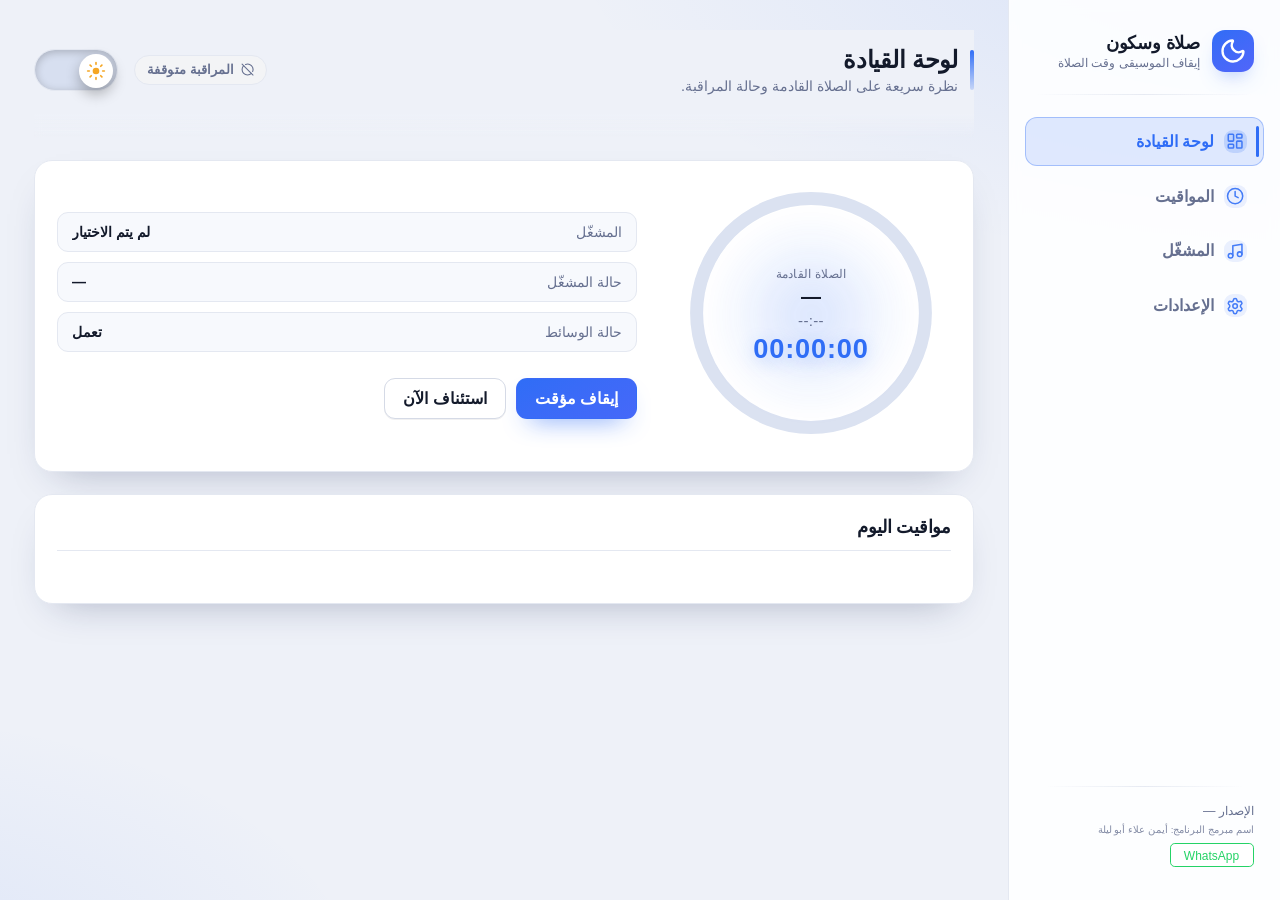
<file: webview_app/frontend/index.html>
<!DOCTYPE html>
<html lang="ar" dir="rtl" data-theme="light">
<head>
  <meta charset="UTF-8" />
  <meta name="viewport" content="width=device-width, initial-scale=1.0" />
  <title>صلاة وسكون</title>
  <link rel="stylesheet" href="css/theme.css" />
  <link rel="stylesheet" href="css/components.css" />
  <link rel="stylesheet" href="css/layout.css" />
  <link rel="stylesheet" href="css/skins.css" />
  <style>
    .dropdown-wrapper { position: relative; flex: 1; min-width: 0; }
    .custom-dropdown { position: absolute; inset-inline-start: 0; inset-inline-end: 0; top: calc(100% + 6px); z-index: 1000; max-height: 320px; overflow: auto; background: var(--surface); border: 1px solid var(--border); border-radius: 12px; box-shadow: 0 10px 30px rgba(0,0,0,.12); padding: 6px; }
    .custom-dropdown.hidden { display: none; }
    .dropdown-item { padding: 8px 10px; border-radius: 8px; cursor: pointer; display: grid; grid-template-rows: auto auto; gap: 2px; color: var(--fg); }
    .dropdown-item:hover, .dropdown-item.is-active { background: var(--surface-alt); }
    .dropdown-item__name { font-weight: 600; font-size: 0.95rem; }
    .dropdown-item__path { font-size: 0.78rem; opacity: 0.7; white-space: nowrap; overflow: hidden; text-overflow: ellipsis; direction: ltr; }
    .dropdown-empty { padding: 12px; text-align: center; opacity: 0.7; font-size: 0.9rem; }
  </style>
</head>
<body>
  <div class="app">
    <aside class="sidebar">
      <div class="sidebar__brand">
        <span class="sidebar__logo"><svg class="icon" viewBox="0 0 24 24" fill="none" stroke="currentColor" stroke-width="2" stroke-linecap="round" stroke-linejoin="round" aria-hidden="true"><path d="M20.985 12.486a9 9 0 1 1-9.473-9.472c.405-.022.617.46.402.803a6 6 0 0 0 8.268 8.268c.344-.215.825-.004.803.401" /></svg></span>
        <div class="sidebar__meta">
          <p class="sidebar__name">صلاة وسكون</p>
          <p class="sidebar__tag">إيقاف الموسيقى وقت الصلاة</p>
        </div>
      </div>

      <div class="sidebar__divider" aria-hidden="true"></div>

      <nav class="nav" aria-label="التنقل">
        <button class="nav__item is-active" type="button" data-page="dashboard">
          <span class="nav__icon"><svg class="icon" viewBox="0 0 24 24" fill="none" stroke="currentColor" stroke-width="2" stroke-linecap="round" stroke-linejoin="round" aria-hidden="true"><rect width="7" height="9" x="3" y="3" rx="1" /><rect width="7" height="5" x="14" y="3" rx="1" /><rect width="7" height="9" x="14" y="12" rx="1" /><rect width="7" height="5" x="3" y="16" rx="1" /></svg></span><span class="nav__label">لوحة القيادة</span>
        </button>
        <button class="nav__item" type="button" data-page="times">
          <span class="nav__icon"><svg class="icon" viewBox="0 0 24 24" fill="none" stroke="currentColor" stroke-width="2" stroke-linecap="round" stroke-linejoin="round" aria-hidden="true"><path d="M12 6v6l4 2" /><circle cx="12" cy="12" r="10" /></svg></span><span class="nav__label">المواقيت</span>
        </button>
        <button class="nav__item" type="button" data-page="music">
          <span class="nav__icon"><svg class="icon" viewBox="0 0 24 24" fill="none" stroke="currentColor" stroke-width="2" stroke-linecap="round" stroke-linejoin="round" aria-hidden="true"><path d="M9 18V5l12-2v13" /><circle cx="6" cy="18" r="3" /><circle cx="18" cy="16" r="3" /></svg></span><span class="nav__label">المشغّل</span>
        </button>
        <button class="nav__item" type="button" data-page="settings">
          <span class="nav__icon"><svg class="icon" viewBox="0 0 24 24" fill="none" stroke="currentColor" stroke-width="2" stroke-linecap="round" stroke-linejoin="round" aria-hidden="true"><path d="M9.671 4.136a2.34 2.34 0 0 1 4.659 0 2.34 2.34 0 0 0 3.319 1.915 2.34 2.34 0 0 1 2.33 4.033 2.34 2.34 0 0 0 0 3.831 2.34 2.34 0 0 1-2.33 4.033 2.34 2.34 0 0 0-3.319 1.915 2.34 2.34 0 0 1-4.659 0 2.34 2.34 0 0 0-3.32-1.915 2.34 2.34 0 0 1-2.33-4.033 2.34 2.34 0 0 0 0-3.831A2.34 2.34 0 0 1 6.35 6.051a2.34 2.34 0 0 0 3.319-1.915" /><circle cx="12" cy="12" r="3" /></svg></span><span class="nav__label">الإعدادات</span>
        </button>
      </nav>

      <div class="sidebar__footer">
        <div class="sidebar__divider sidebar__divider--footer" aria-hidden="true"></div>
        <span>الإصدار <span id="app-version">—</span></span>
        <div style="margin-top:6px; font-size:0.8em; opacity:0.8;">اسم مبرمج البرنامج: أيمن علاء أبو ليلة</div>
        <a class="uv-wa" href="https://wa.me/201010101182" target="_blank" rel="noopener noreferrer" title="مراسلة المطور عبر واتساب" aria-label="مراسلة المطور عبر واتساب">
          <p>WhatsApp</p>
          <svg viewBox="0 0 24 24" aria-hidden="true">
            <path d="M17.472 14.382c-.297-.149-1.758-.867-2.03-.967-.273-.099-.471-.148-.67.15-.197.297-.767.966-.94 1.164-.173.199-.347.223-.644.075-.297-.15-1.255-.463-2.39-1.475-.883-.788-1.48-1.761-1.653-2.059-.173-.297-.018-.458.13-.606.134-.133.298-.347.446-.52.149-.174.198-.298.298-.497.099-.198.05-.371-.025-.52-.075-.149-.669-1.611-.916-2.207-.242-.579-.487-.5-.669-.51-.173-.008-.371-.01-.57-.01-.198 0-.52.074-.792.372-.272.297-1.04 1.016-1.04 2.479 0 1.462 1.065 2.875 1.213 3.074.149.198 2.096 3.2 5.077 4.487.709.306 1.263.489 1.694.625.712.227 1.36.195 1.872.118.571-.085 1.758-.719 2.006-1.413.248-.694.248-1.289.173-1.413-.074-.124-.272-.198-.57-.347m-5.421 7.403h-.004a9.87 9.87 0 01-5.031-1.378l-.361-.214-3.741.982.998-3.648-.235-.374a9.86 9.86 0 01-1.51-5.26c.001-5.45 4.436-9.884 9.888-9.884 2.64 0 5.122 1.03 6.988 2.898a9.825 9.825 0 012.893 6.994c-.003 5.45-4.437 9.884-9.885 9.884m8.413-18.297A11.815 11.815 0 0012.05 0C5.495 0 .16 5.335.157 11.892c0 2.096.547 4.142 1.588 5.945L.057 24l6.305-1.654a11.882 11.882 0 005.683 1.448h.005c6.554 0 11.89-5.335 11.893-11.893a11.821 11.821 0 00-3.48-8.413z"/>
          </svg>
        </a>
      </div>
    </aside>

    <main class="main">
      <header class="topbar">
        <div class="topbar__titles">
          <span class="topbar__accent" aria-hidden="true"></span>
          <h1 class="topbar__title" id="page-title">لوحة القيادة</h1>
          <p class="topbar__subtitle" id="page-subtitle">نظرة سريعة على الصلاة القادمة وحالة المراقبة.</p>
        </div>
        <div class="topbar__actions">
          <span class="chip chip--off" id="monitor-chip"><span class="chip__icon" aria-hidden="true"><svg class="icon" viewBox="0 0 24 24" fill="none" stroke="currentColor" stroke-width="2" stroke-linecap="round" stroke-linejoin="round"><path d="m2 2 20 20" /><path d="M8.35 2.69A10 10 0 0 1 21.3 15.65" /><path d="M19.08 19.08A10 10 0 1 1 4.92 4.92" /></svg></span><span class="chip__text">المراقبة متوقفة</span></span>
          <label class="theme-switch" for="theme-checkbox" aria-label="تبديل الوضع الداكن">
            <input type="checkbox" id="theme-checkbox" class="theme-switch__input" />
            <span class="theme-switch__track">
              <span class="theme-switch__thumb">
                <svg class="theme-switch__icon theme-switch__icon--sun" viewBox="0 0 24 24" aria-hidden="true">
                  <circle cx="12" cy="12" r="4" />
                  <g stroke-linecap="round">
                    <path d="M12 2v2" />
                    <path d="M12 20v2" />
                    <path d="m4.93 4.93 1.41 1.41" />
                    <path d="m17.66 17.66 1.41 1.41" />
                    <path d="M2 12h2" />
                    <path d="M20 12h2" />
                    <path d="m6.34 17.66-1.41 1.41" />
                    <path d="m19.07 4.93-1.41 1.41" />
                  </g>
                </svg>
                <svg class="theme-switch__icon theme-switch__icon--moon" viewBox="0 0 24 24" aria-hidden="true">
                  <path d="M20.985 12.486a9 9 0 1 1-9.473-9.472c.405-.022.617.46.402.803a6 6 0 0 0 8.268 8.268c.344-.215.825-.004.803.401" />
                </svg>
              </span>
            </span>
          </label>
        </div>
        <div class="topbar__countdown">
          <span class="chip chip--info" id="resume-countdown" style="display:none;"></span>
        </div>
      </header>

      <section class="page is-active" id="page-dashboard">
        <div class="hero card card--hero">
          <div class="ring">
            <svg class="ring__svg" viewBox="0 0 200 200" aria-hidden="true">
              <circle class="ring__track" cx="100" cy="100" r="88" />
              <circle class="ring__progress" id="ring-progress" cx="100" cy="100" r="88" />
            </svg>
            <span class="ring__glow" aria-hidden="true"></span>
            <div class="ring__center">
              <span class="ring__label">الصلاة القادمة</span>
              <span class="ring__name" id="next-prayer-name">—</span>
              <span class="ring__time" id="next-prayer-time">--:--</span>
              <span class="ring__countdown" id="next-prayer-countdown">00:00:00</span>
            </div>
          </div>

          <div class="hero__side">
            <div class="stat stat--player">
              <span class="stat__label">المشغّل</span>
              <span class="stat__value" id="player-line">لم يتم الاختيار</span>
            </div>
            <div class="stat stat--status">
              <span class="stat__label">حالة المشغّل</span>
              <span class="stat__value" id="player-status-line">—</span>
            </div>
            <div class="stat stat--media">
              <span class="stat__label">حالة الوسائط</span>
              <span class="stat__value" id="pause-state">تعمل</span>
            </div>
            <div class="button-row">
              <button class="btn btn--accent" id="btn-pause" type="button">إيقاف مؤقت</button>
              <button class="btn" id="btn-resume" type="button">استئناف الآن</button>
            </div>
          </div>
        </div>

        <div class="card card--today">
          <div class="card__head">
            <h2 class="card__title">مواقيت اليوم</h2>
            <span class="card__meta" id="location-line"></span>
          </div>
<div class="prayer-grid" id="prayer-grid"></div>
            <p class="card__hint" id="dashboard-status"></p>
          </div>
      </section>

      <section class="page" id="page-times">
        <div class="card card--times">
          <div class="card__head">
            <h2 class="card__title">مواقيت الصلاة</h2>
            <span class="card__meta" id="times-location">—</span>
          </div>
          <p class="card__hint">الوقت يُعرض ويُعدّل بنظام 12 ساعة (HH:MM ص/م).</p>
          <div class="field-grid" id="times-editor"></div>
          <div class="button-row">
            <button class="btn btn--accent" id="btn-save-times" type="button"><span class="btn__label">حفظ المواقيت</span><svg class="save-anim" aria-hidden="true" xmlns="http://www.w3.org/2000/svg" width="20" height="20" stroke-linejoin="round" stroke-linecap="round" stroke-width="2" viewBox="0 0 24 24" stroke="currentColor" fill="none"><path d="m19,21H5c-1.1,0-2-.9-2-2V5c0-1.1.9-2,2-2h11l5,5v11c0,1.1-.9,2-2,2Z" stroke-linejoin="round" stroke-linecap="round" data-path="box"></path><path d="M7 3L7 8L15 8" stroke-linejoin="round" stroke-linecap="round" data-path="line-top"></path><path d="M17 20L17 13L7 13L7 20" stroke-linejoin="round" stroke-linecap="round" data-path="line-bottom"></path></svg></button>
            <button class="btn" id="btn-fetch-times" type="button">جلب المواقيت</button>
          </div>
          <p class="card__hint" id="times-status"></p>
        </div>

        <div class="card card--location">
          <div class="card__head">
            <h2 class="card__title">حساب المواقيت والموقع</h2>
          </div>
          <div class="choice-list uv-radio-list">
            <label class="choice"><span class="checkbox-container"><input type="radio" name="location_mode" value="auto" /><span class="checkmark"></span></span> تحديد الموقع تلقائيًا عبر الإنترنت</label>
            <label class="choice"><span class="checkbox-container"><input type="radio" name="location_mode" value="manual" /><span class="checkmark"></span></span> إدخال الموقع يدويًا</label>
          </div>
          <div id="manual-fields" style="display:none;">
            <div class="field-grid">
              <div class="field">
                <span class="field__label">الدولة</span>
                <div class="combobox" id="country-combobox">
                  <input class="combobox__input" id="set-country" type="text" placeholder="اختر الدولة" autocomplete="off" />
                  <button type="button" class="combobox__arrow" aria-label="فتح القائمة"><svg class="icon" viewBox="0 0 24 24" fill="none" stroke="currentColor" stroke-width="2" stroke-linecap="round" stroke-linejoin="round" aria-hidden="true"><path d="m6 9 6 6 6-6" /></svg></button>
                  <div class="combobox__menu is-hidden">
                    <ul class="combobox__list"></ul>
                  </div>
                </div>
              </div>
              <div class="field">
                <span class="field__label">المدينة</span>
                <div class="combobox" id="city-combobox">
                  <input class="combobox__input" id="set-city" type="text" placeholder="اختر الدولة أولًا" autocomplete="off" disabled />
                  <button type="button" class="combobox__arrow" aria-label="فتح القائمة" disabled><svg class="icon" viewBox="0 0 24 24" fill="none" stroke="currentColor" stroke-width="2" stroke-linecap="round" stroke-linejoin="round" aria-hidden="true"><path d="m6 9 6 6 6-6" /></svg></button>
                  <div class="combobox__menu is-hidden">
                    <ul class="combobox__list"></ul>
                  </div>
                </div>
              </div>
            </div>
            </div>
            <div class="button-row">
              <button class="btn btn--accent" id="btn-fetch-location" type="button">جلب المواقيت</button>
            </div>
            <p class="card__hint" id="location-status"></p>
            <p class="card__hint" id="location-resolved" style="display:none;"></p>
          </div>
      </section>

      <section class="page" id="page-music">
        <div class="card card--music">
          <div class="card__head">
            <h2 class="card__title">التحكم بالمشغّل</h2>
          </div>
          <div class="field-grid">
            <div class="field">
              <span class="field__label">مشغّل الموسيقى</span>
              <div class="dropdown-wrapper">
                <div style="display:flex; gap:8px;">
                  <input class="field__input" id="set-music" type="text" dir="ltr" style="flex:1; min-width:0;" autocomplete="off" />
                  <button class="btn" id="btn-dropdown-music" type="button" title="التطبيقات الجارية"><svg class="icon" viewBox="0 0 24 24" fill="none" stroke="currentColor" stroke-width="2" stroke-linecap="round" stroke-linejoin="round" aria-hidden="true"><path d="m6 9 6 6 6-6" /></svg></button>
                  <button class="btn" id="btn-browse-music" type="button">تصفح…</button>
                </div>
                <div id="dropdown-music" class="custom-dropdown hidden" role="listbox" aria-label="التطبيقات الجارية للمشغّل"></div>
              </div>
            </div>
            <div class="field">
              <span class="field__label">برنامج المؤذن (مستثنى)</span>
              <div class="dropdown-wrapper">
                <div style="display:flex; gap:8px;">
                  <input class="field__input" id="set-adhan" type="text" dir="ltr" style="flex:1; min-width:0;" autocomplete="off" />
                  <button class="btn" id="btn-dropdown-adhan" type="button" title="التطبيقات الجارية"><svg class="icon" viewBox="0 0 24 24" fill="none" stroke="currentColor" stroke-width="2" stroke-linecap="round" stroke-linejoin="round" aria-hidden="true"><path d="m6 9 6 6 6-6" /></svg></button>
                  <button class="btn" id="btn-browse-adhan" type="button">تصفح…</button>
                </div>
                <div id="dropdown-adhan" class="custom-dropdown hidden" role="listbox" aria-label="التطبيقات الجارية للمؤذن"></div>
              </div>
            </div>
          </div>

          <fieldset class="fieldset uv-radio-list">
            <legend class="fieldset__legend">طريقة الإيقاف</legend>
            <label class="choice"><span class="checkbox-container"><input type="radio" name="method" value="suspend" /><span class="checkmark"></span></span> إيقاف مباشر للمشغّل (APPCOMMAND)</label>
            <label class="choice"><span class="checkbox-container"><input type="radio" name="method" value="media" /><span class="checkmark"></span></span> زر الوسائط العام (Play/Pause)</label>
          </fieldset>

          <div class="button-row">
            <button class="btn btn--accent" id="btn-pause-2" type="button">إيقاف مؤقت</button>
            <button class="btn" id="btn-resume-2" type="button">استئناف الآن</button>
            <button class="btn" id="btn-save-music" type="button"><span class="btn__label">حفظ إعدادات المشغّل</span><svg class="save-anim" aria-hidden="true" xmlns="http://www.w3.org/2000/svg" width="20" height="20" stroke-linejoin="round" stroke-linecap="round" stroke-width="2" viewBox="0 0 24 24" stroke="currentColor" fill="none"><path d="m19,21H5c-1.1,0-2-.9-2-2V5c0-1.1.9-2,2-2h11l5,5v11c0,1.1-.9,2-2,2Z" stroke-linejoin="round" stroke-linecap="round" data-path="box"></path><path d="M7 3L7 8L15 8" stroke-linejoin="round" stroke-linecap="round" data-path="line-top"></path><path d="M17 20L17 13L7 13L7 20" stroke-linejoin="round" stroke-linecap="round" data-path="line-bottom"></path></svg></button>
          </div>
          <p class="card__hint" id="music-status"></p>
        </div>
      </section>

      <section class="page" id="page-settings">
        <div class="card card--settings">
          <div class="card__head">
            <h2 class="card__title">المراقبة والإعدادات العامة</h2>
          </div>

          <div class="field-grid">
            <label class="field">
              <span class="field__label">مدة الإيقاف (دقائق)</span>
              <input class="field__input" id="set-minutes" type="number" min="1" max="180" />
            </label>
          </div>

          <div class="choice-list uv-choice-list">
            <label class="choice"><span class="container"><input type="checkbox" id="set-enabled" /><span class="checkmark"></span></span> تفعيل المراقبة في الخلفية</label>
            <label class="choice"><span class="container"><input type="checkbox" id="set-announce" /><span class="checkmark"></span></span> تشغيل صوت الأذان عند الصلاة</label>
            <label class="choice"><span class="container"><input type="checkbox" id="set-autostart" /><span class="checkmark"></span></span> التشغيل التلقائي مع بدء ويندوز</label>
          </div>

          <div class="button-row">
            <button class="btn btn--accent" id="btn-save" type="button"><span class="btn__label">حفظ الإعدادات</span><svg class="save-anim" aria-hidden="true" xmlns="http://www.w3.org/2000/svg" width="20" height="20" stroke-linejoin="round" stroke-linecap="round" stroke-width="2" viewBox="0 0 24 24" stroke="currentColor" fill="none"><path d="m19,21H5c-1.1,0-2-.9-2-2V5c0-1.1.9-2,2-2h11l5,5v11c0,1.1-.9,2-2,2Z" stroke-linejoin="round" stroke-linecap="round" data-path="box"></path><path d="M7 3L7 8L15 8" stroke-linejoin="round" stroke-linecap="round" data-path="line-top"></path><path d="M17 20L17 13L7 13L7 20" stroke-linejoin="round" stroke-linecap="round" data-path="line-bottom"></path></svg></button>
            <button class="btn" id="btn-refresh-state" type="button">تحديث الحالة</button>
          </div>
          <p class="card__hint" id="settings-status"></p>
        </div>

        <div class="card card--appearance">
          <div class="card__head">
            <h2 class="card__title">المظهر</h2>
          </div>
          <p class="card__hint">استخدم مفتاح الشمس/القمر في الأعلى للتبديل بين الوضع الفاتح والداكن. يتم الحفظ تلقائيًا.</p>
        </div>

        <div class="card card--update">
          <div class="card__head">
            <h2 class="card__title">التحديثات</h2>
          </div>
          <p class="card__hint">الإصدار الحالي: <span id="update-current-version">—</span></p>
          <p class="card__hint" id="update-message"></p>
          <div class="update-versions" id="update-versions">
            <div class="update-version">
              <span class="update-version__label">الإصدار الحالي</span>
              <b class="update-version__value" id="update-current">—</b>
            </div>
            <span class="update-versions__arrow" aria-hidden="true"><svg class="icon" viewBox="0 0 24 24" fill="none" stroke="currentColor" stroke-width="2" stroke-linecap="round" stroke-linejoin="round"><path d="M5 12h14" /><path d="m12 5 7 7-7 7" /></svg></span>
            <div class="update-version">
              <span class="update-version__label">الإصدار الجديد</span>
              <b class="update-version__value" id="update-latest">—</b>
            </div>
          </div>
          <div class="update-progress" id="update-progress">
            <div class="update-progress__track"><div class="update-progress__fill" id="update-progress-fill"></div></div>
            <span class="update-progress__pct" id="update-progress-pct">0%</span>
          </div>
          <div class="button-row">
            <button class="btn btn--accent" id="btn-check-updates" type="button"><span class="btn__label">التحقق من التحديثات</span><svg class="icon" viewBox="0 0 24 24" fill="none" stroke="currentColor" stroke-width="2" stroke-linecap="round" stroke-linejoin="round" aria-hidden="true"><path d="M21 12a9 9 0 1 1-6.219-8.56" /></svg></button>
            <button class="btn" id="btn-install-update" type="button">تثبيت التحديث</button>
            <button class="btn" id="btn-update-later" type="button">لاحقًا</button>
          </div>
        </div>
      </section>
    </main>
  </div>

  <script src="js/theme.js"></script>
  <script src="js/app.js"></script>
  <div id="bridge-diag" style="display:none;" aria-hidden="true"></div>
</body>
</html>
</file>
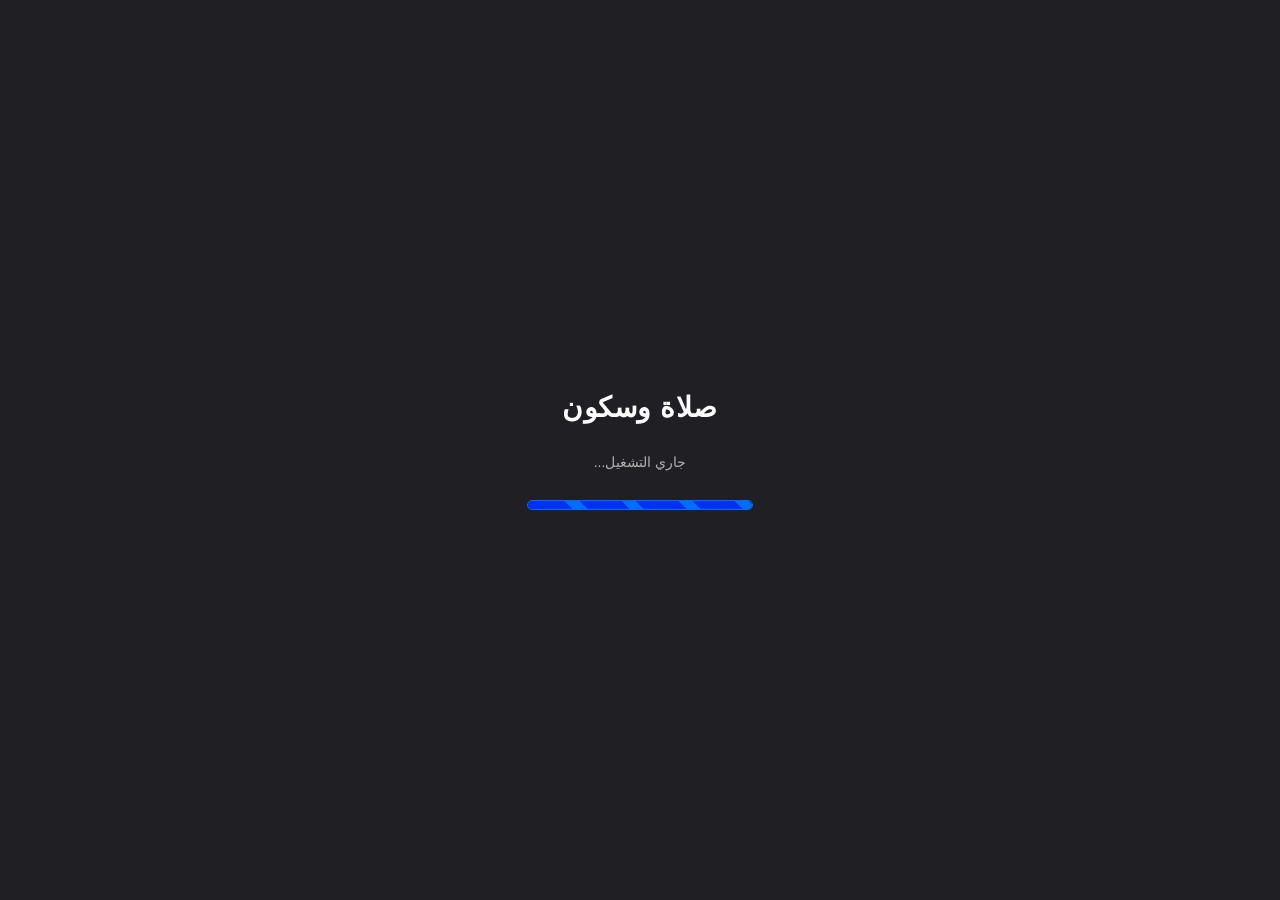
<file: webview_app/splash.html>
<!DOCTYPE html>
<html lang="ar" dir="rtl">
<head>
  <meta charset="UTF-8" />
  <meta name="viewport" content="width=device-width, initial-scale=1.0" />
  <title>صلاة وسكون</title>
  <style>
    * {
      margin: 0;
      padding: 0;
      box-sizing: border-box;
    }
    
    body {
      background: #202024;
      color: #ffffff;
      font-family: 'Segoe UI', Tahoma, Geneva, Verdana, sans-serif;
      display: flex;
      align-items: center;
      justify-content: center;
      min-height: 100vh;
      width: 100vw;
      overflow: hidden;
    }
    
    .splash-container {
      text-align: center;
      padding: 40px;
    }
    
    .splash-title {
      font-size: 28px;
      font-weight: bold;
      margin-bottom: 30px;
      color: #ffffff;
      letter-spacing: 0.5px;
    }
    
    .splash-status {
      font-size: 14px;
      color: #b0b0b0;
      margin-bottom: 30px;
    }
    
    /* Loader from Uiverse.io by dylanharriscameron - adapted for dark theme */
    .loaderBar {
      width: calc(160px / 0.707);
      height: 10px;
      background: #2a2a2e;
      border-radius: 10px;
      border: 1px solid #006DFE;
      position: relative;
      overflow: hidden;
      margin: 0 auto;
    }

    .loaderBar::before {
      content: "";
      position: absolute;
      top: 0;
      left: 0;
      height: 100%;
      border-radius: 5px;
      background: repeating-linear-gradient(
        45deg,
        #0031F2 0 30px,
        #006DFE 0 40px
      ) right/200% 100%;
      animation:
        fillProgress 6s ease-in-out infinite,
        lightEffect 1s infinite linear;
      animation-fill-mode: forwards;
    }

    @keyframes fillProgress {
      0% {
        width: 0;
      }
      33% {
        width: 33.333%;
      }
      66% {
        width: 66.67%;
      }
      100% {
        width: 100%;
      }
    }

    @keyframes lightEffect {
      0%, 20%, 40%, 60%, 80%, 100% {
        background:
          repeating-linear-gradient(
            45deg,
            #0031F2 0 30px,
            #006DFE 0 40px
          ) right/200% 100%;
      }
      10%, 30%, 50%, 70%, 90% {
        background:
          repeating-linear-gradient(
            45deg,
            #0031F2 0 30px,
            #006DFE 0 40px,
            rgba(255, 255, 255, 0.3) 0 40px
          ) right/200% 100%;
      }
    }
  </style>
</head>
<body>
  <div class="splash-container">
    <h1 class="splash-title">صلاة وسكون</h1>
    <p class="splash-status">جاري التشغيل...</p>
    <div class="loaderBar"></div>
  </div>
</body>
</html>
</file>
<file: webview_app/frontend/css/theme.css>
:root {
  --bg: #f5f5f7;
  --surface: #ffffff;
  --card-bg: #ffffff;
  --surface-alt: #f2f2f7;
  --border: #d1d1d6;
  --border-soft: #e5e5ea;
  --fg: #000000;
  --muted: #6d6d70;
  --accent: #0078d4;
  --accent-hover: #106ebe;
  --accent-text: #ffffff;
  --success: #10b981;
  --warning: #ffb800;
  --error: #c42b1c;
  --ring-track: #d1d1d6;
  --shadow: 0 12px 32px rgba(24, 36, 72, 0.12);
  --track-bg: #dfe4f2;
  --thumb-bg: #ffffff;
  --icon-sun: #f5a623;
  --icon-moon: #6b7bd6;
  --radius-card: 16px;
  --radius-ctrl: 10px;
  --transition-theme: 420ms cubic-bezier(0.4, 0, 0.2, 1);
}

html[data-theme="dark"] {
  --bg: #202024;
  --surface: #29292d;
  --card-bg: #29292d;
  --surface-alt: #2d2d30;
  --border: #3d3d42;
  --border-soft: #323236;
  --fg: #ffffff;
  --muted: #a0a0a0;
  --accent: #4a90e2;
  --accent-hover: #6bb0ff;
  --accent-text: #000000;
  --success: #3fdb9b;
  --warning: #ffc000;
  --error: #e7453f;
  --ring-track: #3d3d42;
  --shadow: 0 12px 32px rgba(0, 0, 0, 0.45);
  --track-bg: #232c44;
  --thumb-bg: #202024;
}

* {
  box-sizing: border-box;
}

html,
body {
  margin: 0;
  padding: 0;
  min-height: 100%;
}

body {
  font-family: "Segoe UI", Tahoma, "Noto Naskh Arabic", sans-serif;
  background: var(--bg);
  color: var(--fg);
  transition: background-color var(--transition-theme), color var(--transition-theme);
  -webkit-font-smoothing: antialiased;
}

::selection {
  background: var(--accent);
  color: var(--accent-text);
}
</file>
<file: webview_app/frontend/css/components.css>
.app {
  display: grid;
  grid-template-columns: 264px 1fr;
  min-height: 100vh;
}

/* Icon utility — plain-CSS port of Park UI's Icon recipe
   (github.com/chakra-ui/park-ui). Park UI's recipe is:
     color: currentcolor; display: inline-block; flex-shrink: 0;
     vertical-align: middle; line-height: 1em
   with a token boxSize scale (3 / 4 / 4.5 / 5 / 5.5 / 6).
   This app has no Panda tokens, so the scale is expressed in em relative
   to each icon's own context font-size, which keeps every icon anchored to
   the same em-based scale the rest of the controls already use (see the
   .uv-wa button for the same pattern). That makes icons inherit theme text
   color via currentColor and mirror under dir="rtl" for free.
   Scope: opt-in via class="icon" on inline Lucide-style SVGs only.
   Every selector below is prefixed with .icon so the frozen UI
   (.uv-wa, .card__hint, .uv-choice-list, radios, alerts) is untouched. */
.icon {
  display: inline-block;
  flex-shrink: 0;
  color: currentColor;
  line-height: 1em;
  width: 1em;
  height: 1em;
  vertical-align: middle;
}

.sidebar__logo .icon {
  width: 1.4em;
  height: 1.4em;
}

.nav__icon .icon {
  width: 1.2em;
  height: 1.2em;
}

.combobox__arrow .icon,
#btn-dropdown-music .icon,
#btn-dropdown-adhan .icon {
  width: 1.15em;
  height: 1.15em;
}

.chip .icon {
  width: 1em;
  height: 1em;
}

.sidebar {
  background: var(--surface);
  border-inline-end: 1px solid var(--border-soft);
  padding: 24px 18px;
  display: flex;
  flex-direction: column;
  gap: 24px;
  transition: background-color var(--transition-theme), border-color var(--transition-theme);
}

.sidebar__brand {
  display: flex;
  align-items: center;
  gap: 12px;
}

.sidebar__logo {
  font-size: 1.8rem;
  color: var(--accent);
  line-height: 1;
}

.sidebar__name {
  margin: 0;
  font-size: 1.1rem;
  font-weight: 700;
}

.sidebar__tag {
  margin: 2px 0 0;
  font-size: 0.75rem;
  color: var(--muted);
}

.nav {
  display: flex;
  flex-direction: column;
  gap: 6px;
}

.nav__item {
  appearance: none;
  border: 1px solid transparent;
  background: transparent;
  color: var(--fg);
  border-radius: var(--radius-ctrl);
  padding: 11px 14px;
  font: inherit;
  font-weight: 600;
  text-align: start;
  display: flex;
  align-items: center;
  gap: 10px;
  cursor: pointer;
  transition: background-color 200ms ease, color 200ms ease, border-color 200ms ease;
}

.nav__item:hover {
  background: color-mix(in srgb, var(--accent) 8%, transparent);
}

.nav__item:active {
  background: color-mix(in srgb, var(--accent) 14%, transparent);
}

.nav__item.is-active {
  background: var(--accent);
  color: var(--accent-text);
}

.nav__item:focus-visible {
  outline: none;
  box-shadow: var(--focus-ring-outside);
}

.nav__icon {
  font-size: 1rem;
  width: 1.2em;
  text-align: center;
}

.sidebar__footer {
  margin-top: auto;
  font-size: 0.78rem;
  color: var(--muted);
}

.main {
  padding: 26px 30px 48px;
  min-width: 0;
}

.topbar {
  display: flex;
  align-items: center;
  justify-content: space-between;
  gap: 20px;
  margin-bottom: 24px;
  flex-wrap: wrap;
}

.topbar__title {
  margin: 0;
  font-size: 1.5rem;
  font-weight: 700;
}

.topbar__subtitle {
  margin: 4px 0 0;
  color: var(--muted);
  font-size: 0.9rem;
}

.topbar__actions {
  display: flex;
  align-items: center;
  gap: 16px;
  order: 1;
}

.topbar__countdown {
  width: 100%;
  margin-top: 8px;
  order: 2;
}

.searchable {
  position: relative;
}
.searchable__list {
  position: absolute;
  top: 100%;
  left: 0;
  right: 0;
  max-height: 320px;
  overflow: auto;
  margin: 4px 0 0 0;
  padding: 0;
  list-style: none;
  background: var(--card-bg);
  border: 1px solid var(--border);
  border-radius: 12px;
  z-index: 1000;
}
.searchable__list li {
  padding: 8px 12px;
  cursor: pointer;
  text-align: right;
  color: var(--text);
}
.searchable__list li:hover,
.searchable__list li.is-active {
  background: var(--accent-soft);
}
.searchable__list.is-hidden {
  display: none;
}

.combobox {
  position: relative;
  width: 100%;
}
.combobox__input {
  width: 100%;
  box-sizing: border-box;
  padding: 12px 44px 12px 14px;
  background: var(--card-bg);
  border: 2px solid var(--border);
  border-radius: 12px;
  color: var(--text);
  outline: none;
  font-size: 0.95rem;
  transition: border-color 0.2s, box-shadow 0.2s;
}
.combobox__input:focus {
  border-color: var(--accent);
  box-shadow: 0 0 0 3px color-mix(in srgb, var(--accent) 20%, transparent);
}
.combobox__arrow {
  position: absolute;
  top: 50%;
  right: 10px;
  transform: translateY(-50%);
  background: transparent;
  border: none;
  color: var(--muted);
  cursor: pointer;
  /* Compact icon control (Park UI IconButton, xs): square hit area, no
     padding, icon centered by flex. font-size stays 0.9em so the Lucide
     chevron keeps its 1.15em box from the .icon scale. */
  width: 32px;
  height: 32px;
  padding: 0;
  font-size: 0.9em;
  display: inline-flex;
  align-items: center;
  justify-content: center;
  border-radius: 8px;
  transition: background-color 160ms ease, color 160ms ease;
}
.combobox__arrow:hover {
  color: var(--accent);
  background: color-mix(in srgb, var(--accent) 10%, transparent);
}
.combobox__arrow:active {
  background: color-mix(in srgb, var(--accent) 18%, transparent);
}
.combobox__arrow:disabled {
  opacity: 0.5;
  cursor: not-allowed;
}
.combobox__arrow:disabled:hover {
  background: transparent;
  color: var(--muted);
}
.combobox__menu {
  position: absolute;
  top: calc(100% + 6px);
  left: 0;
  right: 0;
  background: var(--card-bg);
  border: 1px solid var(--border);
  border-radius: 12px;
  max-height: 320px;
  overflow: auto;
  z-index: 1000;
  box-shadow: 0 8px 24px rgba(0,0,0,0.25);
}
.combobox__menu.is-hidden {
  display: none;
}
.combobox__list {
  margin: 0;
  padding: 0;
  list-style: none;
}
.combobox__list li {
  padding: 8px 12px;
  cursor: pointer;
  text-align: right;
  color: var(--text);
}
.combobox__list li:hover,
.combobox__list li.is-active {
  background: var(--accent-soft);
}

/* Status chip — Park UI Badge pattern: compact inline-flex pill with a
   balanced icon + label pair. Park UI's Badge is inline-flex, center, gap 1
   (4px) with a full pill radius; here the gap is 6px so the Lucide icon
   (1em) and the Arabic label keep optical balance at 0.82rem. The icon and
   text live in dedicated spans (.chip__icon / .chip__text) so the monitor
   logic can rebuild either without touching structure. */
.chip {
  display: inline-flex;
  align-items: center;
  gap: 6px;
  padding: 6px 12px;
  border-radius: 999px;
  font-size: 0.82rem;
  font-weight: 600;
  border: 1px solid var(--border);
  line-height: 1.2;
  white-space: nowrap;
}

.chip__icon {
  display: inline-flex;
  align-items: center;
  justify-content: center;
  flex: none;
}

.chip__text {
  white-space: nowrap;
}

.chip--on {
  color: var(--success);
  border-color: var(--success);
}

.chip--off {
  color: var(--muted);
}

.dropdown {
  position: relative;
  width: 100%;
}
.dropdown__trigger {
  width: 100%;
  display: flex;
  align-items: center;
  justify-content: space-between;
  padding: 8px 12px;
  background: var(--card-bg);
  border: 1px solid var(--border);
  border-radius: 8px;
  cursor: pointer;
  text-align: right;
}
.dropdown__trigger:disabled {
  opacity: 0.6;
  cursor: not-allowed;
}
.dropdown__value {
  flex: 1;
  text-align: right;
}
.dropdown__arrow {
  margin-left: 8px;
  font-size: 0.8em;
}
.dropdown__menu {
  position: absolute;
  top: calc(100% + 4px);
  left: 0;
  right: 0;
  background: var(--card-bg);
  border: 1px solid var(--border);
  border-radius: 8px;
  max-height: 300px;
  overflow: hidden;
  z-index: 100;
  box-shadow: 0 4px 12px rgba(0,0,0,0.15);
}
.dropdown__menu.is-hidden {
  display: none;
}
.dropdown__search {
  width: 100%;
  box-sizing: border-box;
  padding: 8px 12px;
  border: none;
  border-bottom: 1px solid var(--border);
  background: var(--card-bg);
  outline: none;
}
.dropdown__list {
  margin: 0;
  padding: 0;
  list-style: none;
  max-height: 240px;
  overflow: auto;
}
.dropdown__list li {
  padding: 8px 12px;
  cursor: pointer;
  text-align: right;
}
.dropdown__list li:hover,
.dropdown__list li.is-active {
  background: var(--accent-soft);
}

.page {
  display: none;
}

.page.is-active {
  display: block;
  animation: fade-in 220ms ease;
}

@keyframes fade-in {
  from {
    opacity: 0;
    transform: translateY(6px);
  }
  to {
    opacity: 1;
    transform: none;
  }
}

.card {
  background: var(--surface);
  border: 1px solid var(--border-soft);
  border-radius: var(--radius-card);
  padding: 22px;
  box-shadow: var(--shadow);
  margin-bottom: 20px;
  transition: background-color var(--transition-theme), border-color var(--transition-theme);
}

.card__head {
  display: flex;
  align-items: center;
  justify-content: space-between;
  gap: 12px;
  flex-wrap: wrap;
  margin-bottom: 14px;
}

.card__title {
  margin: 0;
  font-size: 1.1rem;
  font-weight: 700;
}

.card__meta {
  font-size: 0.82rem;
  color: var(--muted);
}

.card__hint {
  margin: 12px 0 0;
  font-size: 0.85rem;
  color: var(--muted);
  max-width: 100%;
  overflow-wrap: break-word;
  word-break: normal;
  overflow: hidden;
}

.card__hint.is-success,
.card__hint.is-warning,
.card__hint.is-error,
.card__hint.is-info {
  display: flex;
  align-items: center;
  padding: 8px 10px;
  border-radius: var(--radius-ctrl, 8px);
  border: 1px solid;
  border-inline-start: 4px solid;
  font-weight: 600;
  font-size: 0.82rem;
  line-height: 1.4;
  color: var(--fg);
  transition: background-color 300ms ease-in-out, transform 300ms ease-in-out,
              border-color 300ms ease-in-out;
  will-change: transform;
}

.card__hint.is-success::before,
.card__hint.is-warning::before,
.card__hint.is-error::before,
.card__hint.is-info::before {
  content: "";
  flex: 0 0 auto;
  width: 1.15em;
  height: 1.15em;
  margin-inline-end: 8px;
  background-color: currentColor;
  -webkit-mask: url("data:image/svg+xml,%3Csvg xmlns='http://www.w3.org/2000/svg' viewBox='0 0 24 24' fill='none' stroke='black' stroke-width='2' stroke-linecap='round' stroke-linejoin='round'%3E%3Cpath d='M13 16h-1v-4h1m0-4h.01M21 12a9 9 0 11-18 0 9 9 0 0118 0z'/%3E%3C/svg%3E") center / contain no-repeat;
  mask: url("data:image/svg+xml,%3Csvg xmlns='http://www.w3.org/2000/svg' viewBox='0 0 24 24' fill='none' stroke='black' stroke-width='2' stroke-linecap='round' stroke-linejoin='round'%3E%3Cpath d='M13 16h-1v-4h1m0-4h.01M21 12a9 9 0 11-18 0 9 9 0 0118 0z'/%3E%3C/svg%3E") center / contain no-repeat;
}

.card__hint.is-success { border-color: color-mix(in srgb, var(--success) 55%, transparent); border-inline-start-color: var(--success); background: color-mix(in srgb, var(--success) 14%, transparent); color: color-mix(in srgb, var(--success) 78%, var(--fg)); }
.card__hint.is-warning { border-color: color-mix(in srgb, var(--warning) 55%, transparent); border-inline-start-color: var(--warning); background: color-mix(in srgb, var(--warning) 16%, transparent); color: color-mix(in srgb, var(--warning) 82%, var(--fg)); }
.card__hint.is-error   { border-color: color-mix(in srgb, var(--error) 55%, transparent);   border-inline-start-color: var(--error);   background: color-mix(in srgb, var(--error) 13%, transparent);   color: color-mix(in srgb, var(--error) 78%, var(--fg)); }
.card__hint.is-info    { border-color: color-mix(in srgb, var(--accent) 55%, transparent);  border-inline-start-color: var(--accent);  background: color-mix(in srgb, var(--accent) 13%, transparent);  color: color-mix(in srgb, var(--accent) 78%, var(--fg)); }

.card__hint.is-success:hover { background: color-mix(in srgb, var(--success) 24%, transparent); transform: scale(1.05); }
.card__hint.is-warning:hover { background: color-mix(in srgb, var(--warning) 26%, transparent); transform: scale(1.05); }
.card__hint.is-error:hover { background: color-mix(in srgb, var(--error) 23%, transparent); transform: scale(1.05); }
.card__hint.is-info:hover { background: color-mix(in srgb, var(--accent) 23%, transparent); transform: scale(1.05); }

/* Phase 20.58: update panel — token-driven, no new framework.
   Progress bar reuses .ring__track semantics (SVG track + token fill). */
.update-versions { display: flex; align-items: center; gap: var(--space-3); margin: 10px 0 0; }
.update-version { display: flex; flex-direction: column; gap: 2px; flex: 1; }
.update-version__label { font-size: 0.75rem; color: var(--muted); }
.update-version__value { font-size: 1.05rem; color: var(--fg); }
.update-versions__arrow { color: var(--muted); flex: 0 0 auto; }
.update-versions__arrow .icon { font-size: 1.1rem; }
.update-progress { display: flex; align-items: center; gap: 10px; margin-top: 12px; }
.update-progress[hidden] { display: none; }
.update-progress__track { flex: 1; height: 8px; border-radius: 999px; background: var(--ring-track, color-mix(in srgb, var(--fg) 10%, transparent)); overflow: hidden; }
.update-progress__fill { height: 100%; width: 0%; border-radius: 999px; background: var(--accent); transition: width 220ms ease; }
.update-progress__pct { font-size: 0.8rem; font-weight: 600; color: var(--muted); min-width: 3ch; text-align: center; }

.hero {
  display: grid;
  grid-template-columns: minmax(200px, 260px) 1fr;
  gap: 28px;
  align-items: center;
}

.ring {
  position: relative;
  width: 100%;
  max-width: 260px;
  margin: 0 auto;
  aspect-ratio: 1 / 1;
}

.ring__svg {
  width: 100%;
  height: 100%;
  transform: rotate(-90deg);
}

.ring__track {
  fill: none;
  stroke: var(--ring-track);
  stroke-width: 10;
}

.ring__progress {
  fill: none;
  stroke: var(--accent);
  stroke-width: 10;
  stroke-linecap: round;
  stroke-dasharray: 552.92;
  stroke-dashoffset: 552.92;
  transition: stroke-dashoffset 600ms ease;
}

.ring__center {
  position: absolute;
  inset: 0;
  display: flex;
  flex-direction: column;
  align-items: center;
  justify-content: center;
  gap: 4px;
  text-align: center;
  padding: 12%;
}

.ring__label {
  font-size: 0.78rem;
  color: var(--muted);
}

.ring__name {
  font-size: 1.25rem;
  font-weight: 700;
}

.ring__time {
  font-size: 0.95rem;
  color: var(--muted);
  font-variant-numeric: tabular-nums;
}

.ring__countdown {
  font-size: 1.7rem;
  font-weight: 700;
  font-variant-numeric: tabular-nums;
  color: var(--accent);
  letter-spacing: 0.03em;
}

.hero__side {
  display: flex;
  flex-direction: column;
  gap: 12px;
}

.stat {
  display: flex;
  align-items: center;
  justify-content: space-between;
  gap: 12px;
  padding: 11px 14px;
  background: var(--surface-alt);
  border: 1px solid var(--border-soft);
  border-radius: var(--radius-ctrl);
  min-width: 0;
  width: 100%;
}

.stat__label {
  font-size: 0.85rem;
  color: var(--muted);
  flex-shrink: 0;
  white-space: nowrap;
}

.stat__value {
  font-size: 0.9rem;
  font-weight: 600;
  text-align: end;
  max-width: 100%;
  min-width: 0;
  flex-shrink: 1;
  overflow: hidden;
  text-overflow: ellipsis;
  white-space: nowrap;
  overflow-wrap: break-word;
  word-break: break-all;
}

.prayer-grid {
  display: grid;
  grid-template-columns: repeat(auto-fit, minmax(130px, 1fr));
  gap: 12px;
}

.prayer-card {
  background: var(--surface-alt);
  border: 1px solid var(--border-soft);
  border-radius: 14px;
  padding: 16px 12px;
  display: flex;
  flex-direction: column;
  align-items: center;
  gap: 6px;
  transition: background-color var(--transition-theme), border-color var(--transition-theme),
    transform 200ms ease;
}

.prayer-card--current {
  border-color: var(--accent);
}

.prayer-card--next {
  background: var(--accent);
  border-color: var(--accent);
  transform: translateY(-2px);
}

.prayer-card--next .prayer-card__name,
.prayer-card--next .prayer-card__time,
.prayer-card--next .prayer-card__tag {
  color: var(--accent-text);
}

.prayer-card__name {
  font-size: 0.95rem;
  font-weight: 600;
}

.prayer-card__time {
  font-size: 1.15rem;
  font-weight: 700;
  font-variant-numeric: tabular-nums;
}

.prayer-card__tag {
  font-size: 0.72rem;
  min-height: 1em;
  color: var(--muted);
}

.button-row {
  display: flex;
  flex-wrap: wrap;
  gap: 10px;
  margin-top: 8px;
}

/* Button — plain-CSS port of Park UI's Button recipe
   (github.com/chakra-ui/park-ui, packages/preset/src/recipes/button.ts).
   The recipe's base is: inline-flex, items centered, justify centered,
   font-weight semibold, a consistent gap for icon+label, white-space nowrap,
   appearance none, and a colors transition (background-color, border-color,
   color, box-shadow). This keeps the project's existing padding (10px 18px),
   --radius-ctrl and 40px min-height so no .button-row grid reflows; the
   em-anchored control scale is unchanged. States (hover/active/disabled)
   live in skins.css and use only existing theme tokens. */
.btn {
  appearance: none;
  border: 1px solid var(--border);
  background: var(--surface);
  color: var(--fg);
  border-radius: var(--radius-ctrl);
  padding: 10px 18px;
  font: inherit;
  font-weight: 600;
  cursor: pointer;
  white-space: nowrap;
  user-select: none;
  transition: background-color 200ms ease, border-color 200ms ease,
              color 200ms ease, box-shadow 200ms ease, opacity 200ms ease;
}

.btn:hover {
  border-color: var(--accent);
}

/* Park UI focusVisibleRing 'outside': box-shadow ring, not an outline, so it
   never clips to the control's content and stays visible on both themes. */
.btn:focus-visible {
  outline: none;
  box-shadow: var(--focus-ring-outside);
}

.btn--accent {
  background: var(--accent);
  border-color: var(--accent);
  color: var(--accent-text);
}

.btn--accent:hover {
  background: var(--accent-hover);
}

.btn--accent:active {
  background: var(--accent);
}

.btn:active {
  border-color: var(--accent);
}

/* Compact IconButton (Park UI IconButton = Button with px:0/py:0 and a
   square box) for the two icon-only dropdown triggers. Fixed 40px height
   keeps a square hit area; align-self centers it against the 40px+ text
   buttons and inputs in the same flex row. */
#btn-dropdown-music,
#btn-dropdown-adhan {
  padding: 0;
  width: 40px;
  height: 40px;
  min-width: 40px;
  flex: none;
  align-self: center;
}

.field-grid {
  display: grid;
  grid-template-columns: repeat(auto-fit, minmax(200px, 1fr));
  gap: 14px;
}

.field {
  display: flex;
  flex-direction: column;
  gap: 6px;
}

.field__label {
  font-size: 0.85rem;
  color: var(--muted);
}

.field__input {
  border: 1px solid var(--border);
  background: var(--bg);
  color: var(--fg);
  border-radius: var(--radius-ctrl);
  padding: 9px 12px;
  font: inherit;
  font-variant-numeric: tabular-nums;
}

.field__input:focus-visible {
  outline: 2px solid var(--accent);
  outline-offset: 1px;
}

.fieldset {
  border: 1px solid var(--border-soft);
  border-radius: 12px;
  padding: 12px 16px 14px;
  margin: 16px 0;
}

.fieldset__legend {
  padding: 0 6px;
  font-size: 0.85rem;
  color: var(--muted);
}

.choice-list {
  display: flex;
  flex-direction: column;
  gap: 10px;
  margin: 14px 0;
}

.choice {
  display: flex;
  align-items: center;
  gap: 8px;
  font-size: 0.92rem;
  cursor: pointer;
}

/* Uiverse checkbox — Uiverse.io by SelfMadeSystem.
   Scoped to .uv-choice-list (Settings only) so radios and other .choice
   controls keep their native styling. Colors adapted to PMG theme tokens;
   shape, checkmark geometry and transitions are the original ones.
   font-size:13px keeps the 1.3em box at the former 17px native footprint. */
.uv-choice-list .container {
  display: block;
  position: relative;
  cursor: pointer;
  font-size: 13px;
  user-select: none;
  -webkit-tap-highlight-color: transparent;
  flex: none;
}

/* Hide the default checkbox */
.uv-choice-list .container input {
  display: none;
}

/* Create a custom checkbox.
   display:inline-block is required: .checkmark is a <span> and would otherwise
   stay display:inline, where width/height do not apply, collapsing the box to
   0x0 so the accent background and the rotated checkmark never paint
   (Phase 20.36 root cause). inline-block blockifies it while keeping it on the
   label's text baseline, so the 1.3em box and the ::after checkmark render. */
.uv-choice-list .checkmark {
  display: inline-block;
  position: relative;
  top: 0;
  left: 0;
  height: 1.3em;
  width: 1.3em;
  background-color: transparent;
  border-radius: 0.25em;
  transition: all 0.25s;
}

/* When the checkbox is checked, add an accent background */
.uv-choice-list .container input:checked ~ .checkmark {
  background-color: var(--accent);
}

/* Create the checkmark/indicator (hidden when not checked) */
.uv-choice-list .checkmark:after {
  content: "";
  position: absolute;
  transform: rotate(0deg);
  border: 0.1em solid var(--border);
  left: 0;
  top: 0;
  width: 1.05em;
  height: 1.05em;
  border-radius: 0.25em;
  transition: all 0.25s, border-width 0.1s;
}

/* Show the checkmark when checked */
.uv-choice-list .container input:checked ~ .checkmark:after {
  left: 0.45em;
  top: 0.25em;
  width: 0.25em;
  height: 0.5em;
  border-color: #fff0 var(--accent-text) var(--accent-text) #fff0;
  border-width: 0 0.15em 0.15em 0;
  border-radius: 0em;
  transform: rotate(45deg);
}

/* Uiverse radio — Uiverse.io by Ahmedosman980.
   Scoped to .uv-radio-list (the 4 target radios only: location_mode auto/manual
   and method suspend/media) so the Phase 20.31 checkboxes (.uv-choice-list)
   and every other .choice control keep their existing styling.
   Colors adapted to PMG theme tokens; shape, inner dot, shadow geometry and
   transitions are the original ones. */
.uv-radio-list .checkbox-container {
  display: inline-block;
  position: relative;
  width: 34px;
  height: 34px;
  cursor: pointer;
  user-select: none;
  flex: none;
}

.uv-radio-list .checkbox-container input {
  position: absolute;
  opacity: 0;
  cursor: pointer;
}

.uv-radio-list .checkmark {
  position: absolute;
  top: 0;
  left: 0;
  width: 100%;
  height: 100%;
  background-color: var(--surface-alt);
  border-radius: 50%;
  box-shadow:
    0 4px 8px color-mix(in srgb, var(--fg) 20%, transparent),
    inset 0 4px 6px rgba(255, 255, 255, 0.5);
  transition:
    background-color 0.3s ease,
    box-shadow 0.3s ease;
}

.uv-radio-list .checkbox-container input:checked ~ .checkmark {
  background-color: var(--accent);
  box-shadow:
    inset 0 6px 12px color-mix(in srgb, var(--fg) 20%, transparent),
    0 4px 8px color-mix(in srgb, var(--fg) 10%, transparent);
}

.uv-radio-list .checkbox-container input:checked ~ .checkmark:after {
  display: block;
}

.uv-radio-list .checkmark:after {
  content: "";
  position: absolute;
  display: none;
  top: 50%;
  left: 50%;
  width: 5px;
  height: 5px;
  background-color: var(--accent-text);
  border-radius: 50%;
  transform: translate(-50%, -50%) scale(0);
  transition: transform 0.3s ease;
}

.uv-radio-list .checkbox-container input:checked ~ .checkmark:after {
  transform: translate(-50%, -50%) scale(1);
}

/* Uiverse WhatsApp button — Uiverse.io by alshahwan.
   Scoped to .uv-wa only; every selector below is prefixed so no other
   button, <p> or <svg> in the app is affected.
   Adapted from the provided design:
     - background #fff -> var(--surface) so it does not glare in dark theme
       (identical to #ffffff in light, so light is unchanged);
     - physical left/right -> logical inset-inline-* so the composition
       mirrors correctly under dir="rtl";
     - brand green #25D366 is retained as the button's own token;
      - font-size is the single scale anchor: the reference 17px made the
        6.2em x 2em button render 105 x 34px, which overwhelmed the narrow
        sidebar footer. 12px anchors it to the footer's own 0.78rem text
        scale (74.4 x 24px) with every em-based offset, transition and hover
        step preserved at identical proportion.
      - width 6.2em -> 7em: at 12px the "WhatsApp" glyphs hint slightly
        wider than at 17px (4.59em vs 4.28em), so the content stack
        (0.5em pad + 4.59em label + 1em icon + 0.5em pad = 6.59em) no
        longer fit the original 6.2em box and the fading SVG painted over
        the label's first glyphs by 6.72px on hover. 7em (84px) restores
        ~2.9px clearance while keeping the button compact in the footer.
    Shape, hover animation, transitions and SVG behavior are the original ones. */
.uv-wa {
  --wa: #25D366;
  display: inline-block;
  background-color: var(--surface);
  border: 1px solid var(--wa);
  padding: 5px;
  position: relative;
  width: 7em;
  height: 2em;
  transition: 0.5s;
  font-size: 12px;
  border-radius: 0.4em;
  text-decoration: none;
  cursor: pointer;
  flex: none;
}

.uv-wa p {
  position: absolute;
  top: 0.4em;
  inset-inline-start: 1.15em;
  margin: 0;
  padding: 0;
  transition: .5s;
  color: var(--wa);
}

.uv-wa svg {
  position: absolute;
  top: 0.45em;
  inset-inline-end: 0.5em;
  margin: 0;
  padding: 0;
  opacity: 0;
  transition: 0.5s;
  height: 1em;
  fill: #fff;
}

.uv-wa:hover p {
  inset-inline-start: 0.5em;
  color: #fff;
}

.uv-wa:hover svg {
  opacity: 1;
}

.uv-wa:hover {
  background-color: var(--wa);
}

.uv-wa:focus-visible {
  outline: 2px solid var(--accent);
  outline-offset: 2px;
}

/* Phase 20.65: nudge the sidebar footer WhatsApp button slightly downward so
   it no longer touches the developer line above it. Scoped to the footer
   only; size, style, color and hover behavior are unchanged. */
.sidebar__footer .uv-wa {
  margin-top: 8px;
}

.theme-switch {
  --switch-w: 84px;
  --switch-h: 42px;
  --thumb-size: 34px;
  display: block;
  width: var(--switch-w);
  height: var(--switch-h);
  cursor: pointer;
  position: relative;
  flex: none;
}

.theme-switch__input {
  position: absolute;
  opacity: 0;
  width: 0;
  height: 0;
  pointer-events: none;
}

.theme-switch__track {
  display: block;
  width: 100%;
  height: 100%;
  background: var(--track-bg);
  border-radius: 999px;
  position: relative;
  transition: background-color var(--transition-theme);
  box-shadow: inset 0 2px 6px rgba(0, 0, 0, 0.18);
}

.theme-switch__thumb {
  position: absolute;
  top: 4px;
  right: 4px;
  width: var(--thumb-size);
  height: var(--thumb-size);
  border-radius: 50%;
  background: var(--thumb-bg);
  box-shadow: 0 4px 10px rgba(0, 0, 0, 0.25);
  display: flex;
  align-items: center;
  justify-content: center;
  transition: transform var(--transition-theme), background-color var(--transition-theme);
}

html[dir="rtl"] .theme-switch__thumb {
  right: 4px;
  left: auto;
}

.theme-switch__input:checked ~ .theme-switch__track .theme-switch__thumb {
  transform: translateX(calc(-1 * (var(--switch-w) - var(--thumb-size) - 8px)));
}

.theme-switch__input:checked ~ .theme-switch__track {
  background: var(--accent);
}

.theme-switch__icon {
  position: absolute;
  width: 20px;
  height: 20px;
  transition: opacity 260ms ease, transform 260ms ease;
}

.theme-switch__icon--sun {
  fill: var(--icon-sun);
  stroke: var(--icon-sun);
  stroke-width: 2;
  opacity: 1;
  transform: rotate(0deg) scale(1);
}

.theme-switch__icon--sun circle {
  stroke: none;
}

.theme-switch__icon--moon {
  fill: var(--icon-moon);
  opacity: 0;
  transform: rotate(-90deg) scale(0.5);
}

.theme-switch__input:checked ~ .theme-switch__track .theme-switch__icon--sun {
  opacity: 0;
  transform: rotate(90deg) scale(0.5);
}

.theme-switch__input:checked ~ .theme-switch__track .theme-switch__icon--moon {
  opacity: 1;
  transform: rotate(0deg) scale(1);
}

.theme-switch__input:focus-visible ~ .theme-switch__track {
  outline: 2px solid var(--accent);
  outline-offset: 3px;
}

@media (max-width: 820px) {
  .app {
    grid-template-columns: 1fr;
  }

  .sidebar {
    flex-direction: column;
    border-inline-end: none;
    border-bottom: 1px solid var(--border-soft);
    padding: 16px;
    gap: 14px;
  }

  .nav {
    flex-direction: row;
    flex-wrap: wrap;
  }

  .nav__item {
    flex: 1 1 auto;
    justify-content: center;
  }

  .sidebar__footer {
    display: none;
  }

  .main {
    padding: 18px 16px 36px;
  }

  .hero {
    grid-template-columns: 1fr;
  }

  .ring {
    max-width: 220px;
  }
}
</file>
<file: webview_app/frontend/css/layout.css>
:root {
  --shell-max-width: 1200px;
  --sidebar-width: 272px;
  --gutter: 26px;
  --gutter-lg: 34px;
  --space-1: 6px;
  --space-2: 10px;
  --space-3: 16px;
  --space-4: 22px;
  --space-5: 30px;
  --focus-ring: 0 0 0 3px color-mix(in srgb, var(--accent) 35%, transparent);
  /* Park UI 'outside' focusVisibleRing: an inner 2px surface-colored ring
     (which reads as a gap against any background) plus an outer 4px accent
     ring. Painted with box-shadow so it follows border-radius and never
     overlaps the control's own content the way an outline can. */
  --focus-ring-outside: 0 0 0 2px var(--surface), 0 0 0 4px var(--accent);
}

.app {
  grid-template-columns: var(--sidebar-width) minmax(0, 1fr);
  min-height: 100vh;
}

.sidebar {
  position: sticky;
  top: 0;
  align-self: start;
  height: 100vh;
  overflow-y: auto;
  padding: var(--space-5) var(--space-3);
  gap: var(--space-4);
  backdrop-filter: saturate(160%) blur(6px);
}

.sidebar__brand {
  display: flex;
  align-items: center;
  gap: 12px;
  padding-inline: var(--space-2);
}

.sidebar__meta {
  display: flex;
  flex-direction: column;
  min-width: 0;
}

.sidebar__divider {
  height: 1px;
  margin-inline: var(--space-2);
  background: linear-gradient(to left, transparent, var(--border-soft), transparent);
  flex: none;
}

.sidebar__divider--footer {
  margin-bottom: var(--space-3);
}

.nav {
  gap: var(--space-1);
}

.nav__item {
  position: relative;
  isolation: isolate;
  padding: 12px 16px;
  border-radius: 12px;
}

.nav__label {
  min-width: 0;
  overflow: hidden;
  text-overflow: ellipsis;
  white-space: nowrap;
}

.nav__item::before {
  content: "";
  position: absolute;
  inset-block: 8px;
  inset-inline-start: 4px;
  width: 3px;
  border-radius: 999px;
  background: var(--accent);
  opacity: 0;
  transform: scaleY(0.4);
  transition: opacity 200ms ease, transform 200ms ease;
  z-index: -1;
}

.nav__item.is-active::before {
  opacity: 1;
  transform: scaleY(1);
}

.sidebar__footer {
  margin-top: auto;
  padding-inline: var(--space-2);
}

.main {
  width: 100%;
  max-width: var(--shell-max-width);
  margin-inline: auto;
  padding: var(--space-5) var(--gutter-lg) 64px;
  min-width: 0;
}

.topbar {
  position: sticky;
  top: 0;
  z-index: 5;
  padding-block: var(--space-3);
  margin-bottom: var(--space-4);
  background: linear-gradient(to bottom, var(--bg) 78%, transparent);
  backdrop-filter: blur(4px);
}

.topbar__titles {
  position: relative;
  padding-inline-start: 16px;
  min-width: 0;
}

.topbar__accent {
  position: absolute;
  inset-block: 4px;
  inset-inline-start: 0;
  width: 4px;
  border-radius: 999px;
  background: linear-gradient(to bottom, var(--accent), transparent);
}

.topbar__title {
  letter-spacing: -0.01em;
}

.page.is-active {
  animation: page-enter 260ms cubic-bezier(0.22, 1, 0.36, 1);
}

@keyframes page-enter {
  from {
    opacity: 0;
    transform: translateY(10px);
  }
  to {
    opacity: 1;
    transform: none;
  }
}

.card {
  padding: var(--space-4) var(--space-4) calc(var(--space-4) + 2px);
  margin-bottom: var(--space-4);
}

.hero {
  grid-template-columns: minmax(220px, 280px) minmax(0, 1fr);
  gap: var(--gutter-lg);
}

.hero__side {
  display: flex;
  flex-direction: column;
  gap: var(--space-2);
  min-width: 0;
}

.ring {
  position: relative;
}

.ring__glow {
  position: absolute;
  inset: 12%;
  border-radius: 50%;
  background: radial-gradient(circle, color-mix(in srgb, var(--accent) 22%, transparent), transparent 70%);
  filter: blur(18px);
  z-index: 0;
  pointer-events: none;
}

.ring__center {
  z-index: 1;
}

.field-grid {
  grid-template-columns: repeat(auto-fit, minmax(190px, 1fr));
  gap: var(--space-3);
}

.prayer-grid {
  grid-template-columns: repeat(auto-fit, minmax(122px, 1fr));
  gap: var(--space-2);
}

.button-row {
  display: flex;
  flex-wrap: wrap;
  gap: var(--space-2);
  margin-top: var(--space-3);
}

@media (max-width: 1080px) {
  :root {
    --sidebar-width: 236px;
    --gutter-lg: 26px;
  }

  .hero {
    grid-template-columns: minmax(190px, 240px) minmax(0, 1fr);
    gap: var(--gutter);
  }
}

@media (max-width: 820px) {
  .app {
    grid-template-columns: 1fr;
  }

  .sidebar {
    position: static;
    height: auto;
    overflow: visible;
    flex-direction: column;
    padding: var(--space-3);
    gap: var(--space-2);
    backdrop-filter: none;
  }

  .sidebar__divider {
    margin-inline: 0;
  }

  .nav {
    flex-direction: row;
    flex-wrap: wrap;
    gap: var(--space-1);
  }

  .nav__item {
    flex: 1 1 auto;
    justify-content: center;
    padding: 10px 12px;
  }

  .nav__item::before {
    display: none;
  }

  .sidebar__footer {
    display: none;
  }

  .main {
    max-width: none;
    padding: var(--space-4) var(--space-3) 40px;
  }

  .topbar {
    position: static;
    background: none;
    backdrop-filter: none;
    padding-block: 0;
  }

  .hero {
    grid-template-columns: 1fr;
    gap: var(--space-3);
  }

  .ring {
    max-width: 220px;
    margin-inline: auto;
  }
}

@media (max-width: 640px) {
  :root {
    --gutter: 16px;
    --gutter-lg: 18px;
  }

  .main {
    padding: var(--space-3) var(--space-3) 32px;
  }

  .card {
    padding: var(--space-3);
    border-radius: 14px;
  }

  .field-grid {
    grid-template-columns: 1fr;
  }

  .prayer-grid {
    grid-template-columns: repeat(auto-fit, minmax(104px, 1fr));
  }

  .nav__label {
    font-size: 0.86rem;
  }

  .button-row .btn {
    flex: 1 1 auto;
    padding-inline: 14px;
  }
}

@media (max-height: 560px) {
  .sidebar {
    padding-block: var(--space-3);
    gap: var(--space-2);
  }

  .main {
    padding-top: var(--space-3);
  }
}

@media (prefers-reduced-motion: reduce) {
  .page.is-active {
    animation: none;
  }

  * {
    transition-duration: 0.01ms !important;
  }
}
</file>
<file: webview_app/frontend/css/skins.css>
:root {
  --bg: #eef1f8;
  --surface: #ffffff;
  --card-bg: #ffffff;
  --surface-alt: #f5f7fc;
  --border: #d5dae6;
  --border-soft: #e4e8f1;
  --fg: #131a2b;
  --muted: #667090;
  --accent: #2f6df6;
  --accent-hover: #1f57d6;
  --accent-text: #ffffff;
  --success: #0f9d6e;
  --warning: #d98a00;
  --error: #c8302a;
  --ring-track: #dbe2f1;
  --track-bg: #d7dff0;
  --thumb-bg: #ffffff;
  --shadow: 0 18px 40px -22px rgba(23, 38, 84, 0.35);
  --radius-card: 18px;
  --radius-ctrl: 11px;
}

html[data-theme="dark"] {
  --bg: #14161d;
  --surface: #1c1f28;
  --card-bg: #1c1f28;
  --surface-alt: #232732;
  --border: #333846;
  --border-soft: #2a2e3a;
  --fg: #f2f4f9;
  --muted: #9aa2b8;
  --accent: #6f9dff;
  --accent-hover: #8db3ff;
  --accent-text: #0b0e15;
  --success: #45d6a2;
  --warning: #f0b23c;
  --error: #ff6b62;
  --ring-track: #2d3242;
  --track-bg: #262b38;
  --thumb-bg: #14161d;
  --shadow: 0 20px 44px -24px rgba(0, 0, 0, 0.75);
}

body {
  background-image:
    radial-gradient(1200px 600px at 100% -10%, color-mix(in srgb, var(--accent) 12%, transparent), transparent 60%),
    radial-gradient(900px 500px at -10% 110%, color-mix(in srgb, var(--accent) 9%, transparent), transparent 55%);
  background-attachment: fixed;
}

.sidebar {
  background: color-mix(in srgb, var(--surface) 88%, transparent);
  border-inline-end: 1px solid var(--border-soft);
}

.sidebar__logo {
  display: inline-flex;
  align-items: center;
  justify-content: center;
  width: 42px;
  height: 42px;
  border-radius: 13px;
  background: linear-gradient(150deg, var(--accent), color-mix(in srgb, var(--accent) 55%, #7a5cff));
  color: var(--accent-text);
  font-size: 1.25rem;
  box-shadow: 0 10px 22px -12px color-mix(in srgb, var(--accent) 80%, transparent);
}

.sidebar__name {
  letter-spacing: -0.01em;
}

.nav__item {
  color: var(--muted);
  font-weight: 600;
}

.nav__item:hover {
  background: color-mix(in srgb, var(--accent) 8%, transparent);
  color: var(--fg);
}

.nav__item:active {
  background: color-mix(in srgb, var(--accent) 14%, transparent);
}

.nav__item.is-active {
  background: color-mix(in srgb, var(--accent) 14%, transparent);
  border-color: color-mix(in srgb, var(--accent) 34%, transparent);
  color: var(--accent);
}

html[data-theme="dark"] .nav__item.is-active {
  color: var(--accent);
}

.nav__icon {
  opacity: 0.9;
}

.chip {
  background: var(--surface);
  box-shadow: var(--shadow);
  border-color: var(--border-soft);
}

.chip--on {
  background: color-mix(in srgb, var(--success) 12%, var(--surface));
  border-color: color-mix(in srgb, var(--success) 45%, transparent);
}

.chip--off {
  background: color-mix(in srgb, var(--muted) 8%, var(--surface));
}

.card {
  border: 1px solid var(--border-soft);
  box-shadow: var(--shadow);
  backdrop-filter: blur(2px);
}

.card__title {
  letter-spacing: -0.01em;
}

.ring__progress {
  filter: drop-shadow(0 6px 14px color-mix(in srgb, var(--accent) 45%, transparent));
}

.ring__name {
  letter-spacing: -0.01em;
}

.ring__countdown {
  color: var(--accent);
  text-shadow: 0 4px 18px color-mix(in srgb, var(--accent) 28%, transparent);
}

.stat {
  background: color-mix(in srgb, var(--surface-alt) 80%, var(--surface));
  border-color: var(--border-soft);
}

.prayer-card {
  background: color-mix(in srgb, var(--surface-alt) 82%, var(--surface));
  border-color: var(--border-soft);
}

.prayer-card--next {
  background: linear-gradient(160deg, var(--accent), color-mix(in srgb, var(--accent) 62%, #7a5cff));
  border-color: transparent;
  box-shadow: 0 14px 30px -16px color-mix(in srgb, var(--accent) 85%, transparent);
}

.prayer-card--current {
  border-color: color-mix(in srgb, var(--accent) 55%, transparent);
  box-shadow: inset 0 0 0 1px color-mix(in srgb, var(--accent) 25%, transparent);
}

.btn {
  border-color: var(--border);
  background: var(--surface);
  box-shadow: 0 1px 0 color-mix(in srgb, var(--fg) 6%, transparent);
}

.btn:hover {
  border-color: color-mix(in srgb, var(--accent) 55%, transparent);
  background: color-mix(in srgb, var(--accent) 7%, var(--surface));
  box-shadow: 0 2px 8px -4px color-mix(in srgb, var(--accent) 40%, transparent);
}

.btn:active {
  border-color: var(--accent);
  background: color-mix(in srgb, var(--accent) 13%, var(--surface));
  box-shadow: none;
}

.btn--accent {
  background: linear-gradient(150deg, var(--accent), color-mix(in srgb, var(--accent) 70%, #7a5cff));
  border-color: transparent;
  box-shadow: 0 12px 26px -14px color-mix(in srgb, var(--accent) 90%, transparent);
}

.btn--accent:hover {
  background: linear-gradient(150deg, var(--accent-hover), color-mix(in srgb, var(--accent-hover) 70%, #7a5cff));
  box-shadow: 0 14px 30px -14px color-mix(in srgb, var(--accent) 90%, transparent);
}

.btn--accent:active {
  background: linear-gradient(150deg, var(--accent), color-mix(in srgb, var(--accent) 70%, #7a5cff));
  box-shadow: 0 8px 18px -12px color-mix(in srgb, var(--accent) 90%, transparent);
}

/* Park UI solid-variant disabled: keep identity, drop interaction affordances */
.btn--accent:disabled,
.btn--accent[disabled] {
  background: var(--accent);
  border-color: transparent;
  box-shadow: none;
}

/* Park UI 'outside' focusVisibleRing for buttons and nav; the shared
   --focus-ring (3px inset accent tint) is kept for inputs. */
.btn:focus-visible,
.nav__item:focus-visible {
  outline: none;
  box-shadow: var(--focus-ring-outside);
}

.field__input:focus-visible {
  outline: none;
  box-shadow: var(--focus-ring);
}

.field__input {
  background: color-mix(in srgb, var(--surface-alt) 70%, var(--surface));
  border-color: var(--border-soft);
}

.fieldset {
  background: color-mix(in srgb, var(--surface-alt) 45%, transparent);
}

.choice input {
  accent-color: var(--accent);
}

.theme-switch__track {
  box-shadow: inset 0 2px 8px rgba(0, 0, 0, 0.22);
}

.theme-switch__thumb {
  box-shadow: 0 6px 14px rgba(0, 0, 0, 0.28);
}

::selection {
  background: var(--accent);
  color: var(--accent-text);
}

*:focus-visible {
  outline-color: var(--accent);
}

@media (prefers-contrast: more) {
  .card,
  .stat,
  .prayer-card,
  .field__input {
    border-color: var(--fg);
  }
}

.sidebar__divider {
  opacity: 0.9;
}

.sidebar__tag {
  color: var(--muted);
}

.nav__label {
  font-weight: 600;
}

.nav__icon {
  display: inline-flex;
  align-items: center;
  justify-content: center;
  width: 1.5em;
  height: 1.5em;
  border-radius: 9px;
  background: color-mix(in srgb, var(--accent) 10%, transparent);
  color: var(--accent);
  font-size: 0.95rem;
  transition: background-color 200ms ease, color 200ms ease;
}

.nav__item.is-active .nav__icon {
  background: color-mix(in srgb, var(--accent) 20%, transparent);
}

.nav__item:not(.is-active):hover .nav__icon {
  background: color-mix(in srgb, var(--accent) 14%, transparent);
}

.topbar__accent {
  background: linear-gradient(to bottom, var(--accent), color-mix(in srgb, var(--accent) 20%, transparent));
}

.topbar__subtitle {
  color: var(--muted);
}

.chip {
  letter-spacing: 0.01em;
}

.chip__icon {
  color: inherit;
}

.card__head {
  padding-bottom: 12px;
  border-bottom: 1px solid var(--border-soft);
  margin-bottom: 16px;
}

.card--appearance .card__head {
  border-bottom: none;
  margin-bottom: 8px;
  padding-bottom: 0;
}

.card__meta {
  color: var(--muted);
}

.card__hint {
  line-height: 1.6;
}

.ring__glow {
  opacity: 0.9;
}

.ring__track {
  stroke: var(--ring-track);
}

.ring__label {
  letter-spacing: 0.02em;
  text-transform: none;
}

.ring__time {
  letter-spacing: 0.02em;
}

.stat {
  border-radius: var(--radius-ctrl);
  transition: background-color 200ms ease, border-color 200ms ease;
}

.stat__label {
  white-space: nowrap;
}

.stat__value {
  font-variant-numeric: tabular-nums;
}

.stat--player .stat__value,
.stat--status .stat__value {
  color: var(--fg);
}

.prayer-card {
  border-radius: 14px;
  transition: transform 200ms ease, box-shadow 200ms ease, background-color 200ms ease,
    border-color 200ms ease;
}

.prayer-card:hover {
  transform: translateY(-2px);
}

.prayer-card--next:hover {
  transform: translateY(-2px);
}

.prayer-card__name {
  letter-spacing: 0.01em;
}

.prayer-card__time {
  letter-spacing: 0.02em;
}

.btn {
  display: inline-flex;
  align-items: center;
  justify-content: center;
  gap: 8px;
  min-height: 40px;
  transition: background-color 200ms ease, border-color 200ms ease, color 200ms ease,
    box-shadow 200ms ease, transform 120ms ease, opacity 200ms ease;
}

.btn:hover {
  transform: translateY(-1px);
}

.btn:active {
  transform: translateY(0);
}

.btn:disabled {
  opacity: 0.55;
  cursor: not-allowed;
  transform: none;
  box-shadow: none;
}

.btn--accent {
  color: var(--accent-text);
}

.btn--accent:disabled {
  opacity: 0.7;
}

.field__label {
  letter-spacing: 0.01em;
}

.field__input {
  min-height: 40px;
  transition: border-color 200ms ease, background-color 200ms ease, box-shadow 200ms ease;
}

.field__input::placeholder {
  color: var(--muted);
  opacity: 0.7;
}

.fieldset {
  border-color: var(--border-soft);
}

.fieldset__legend {
  letter-spacing: 0.01em;
}

.choice {
  padding: 6px 4px;
  border-radius: 8px;
  transition: background-color 160ms ease;
}

.choice:hover {
  background: color-mix(in srgb, var(--accent) 6%, transparent);
}

.choice input {
  width: 17px;
  height: 17px;
  cursor: pointer;
}

.theme-switch {
  transition: opacity 200ms ease;
}

.theme-switch:hover {
  opacity: 0.92;
}

.theme-switch__track {
  border: 1px solid var(--border-soft);
}

html[data-theme="dark"] .theme-switch__track {
  border-color: var(--border);
}

@media (max-width: 640px) {
  .card__head {
    padding-bottom: 10px;
    margin-bottom: 14px;
  }

  .btn {
    min-height: 42px;
    padding-block: 10px;
  }

  .field__input {
    min-height: 42px;
  }
}

/* Uiverse save-success animation — Uiverse.io by ilkhoeri
   (https://uiverse.io/ilkhoeri/chilly-sloth-36, "Saved").
   The original :hover trigger is replaced by the temporary .is-saving
   success class so the animation runs exactly once on a successful save
   click instead of on mouse hover. Keyframes, timing, easing, zoom
   values and SVG path geometry are the original Uiverse ones, unmodified.
   This block lives in skins.css (the last loaded sheet) so the container
   overrides win specificity ties against .btn, .btn--accent and the
   responsive .button-row .btn / 640px .btn rules in both themes. */
.btn .save-anim {
  display: none;
}

.btn.is-saving {
  --color: 0 0% 60%;
  --color-has: 211deg 100% 48%;
  --sz: 1rem;
  cursor: pointer;
  display: flex;
  align-items: center;
  justify-content: center;
  height: calc(var(--sz) * 2.5);
  width: calc(var(--sz) * 2.5);
  min-height: 0;
  padding: 0.4rem 0.5rem;
  border-radius: 0.375rem;
  border: 0.0625rem solid hsl(var(--color));
  background: transparent;
  box-shadow: none;
  flex: none;
}

.btn.is-saving .btn__label {
  display: none;
}

.btn.is-saving .save-anim {
  display: block;
  overflow: visible;
  height: calc(var(--sz) * 1.75);
  width: calc(var(--sz) * 1.75);
  color: hsl(var(--color-has));
  --ease: cubic-bezier(0.5, 0, 0.25, 1);
  --zoom-from: 1.75;
  --zoom-via: 0.75;
  --zoom-to: 1;
  --duration: 1s;
}

.btn.is-saving path[data-path="box"] {
  transition: all 0.3s var(--ease);
  animation: has-saved var(--duration) var(--ease) forwards;
  fill: hsl(var(--color-has) / 0.35);
}

.btn.is-saving path[data-path="line-top"] {
  animation: has-saved-line-top var(--duration) var(--ease) forwards;
}

.btn.is-saving path[data-path="line-bottom"] {
  animation:
    has-saved-line-bottom var(--duration) var(--ease) forwards,
    has-saved-line-bottom-2 calc(var(--duration) * 1) var(--ease)
      calc(var(--duration) * 0.75);
}

@keyframes has-saved-line-top {
  33.333% {
    transform: rotate(0deg) translate(1px, 2px) scale(var(--zoom-from));
    d: path("M 3 5 L 3 8 L 3 8");
  }
  66.666% {
    transform: rotate(20deg) translate(2px, -2px) scale(var(--zoom-via));
  }
  99.999% {
    transform: rotate(0deg) translate(0px, 0px) scale(var(--zoom-to));
  }
}

@keyframes has-saved-line-bottom {
  33.333% {
    transform: rotate(0deg) translate(1px, 2px) scale(var(--zoom-from));
    d: path("M 17 20 L 17 13 L 7 13 L 7 20");
  }
  66.666% {
    transform: rotate(20deg) translate(2px, -2px) scale(var(--zoom-via));
  }
  99.999% {
    transform: rotate(0deg) translate(0px, 0px) scale(var(--zoom-to));
    d: path("M 17 21 L 17 21 L 7 21 L 7 21");
  }
}

@keyframes has-saved-line-bottom-2 {
  from {
    d: path("M 17 21 L 17 21 L 7 21 L 7 21");
  }
  to {
    transform: rotate(0deg) translate(0px, 0px) scale(var(--zoom-to));
    d: path("M 17 20 L 17 13 L 7 13 L 7 20");
    fill: white;
  }
}

@keyframes has-saved {
  33.333% {
    transform: rotate(0deg) translate(1px, 2px) scale(var(--zoom-from));
  }
  66.666% {
    transform: rotate(20deg) translate(2px, -2px) scale(var(--zoom-via));
  }
  99.999% {
    transform: rotate(0deg) translate(0px, 0px) scale(var(--zoom-to));
  }
}
</file>
